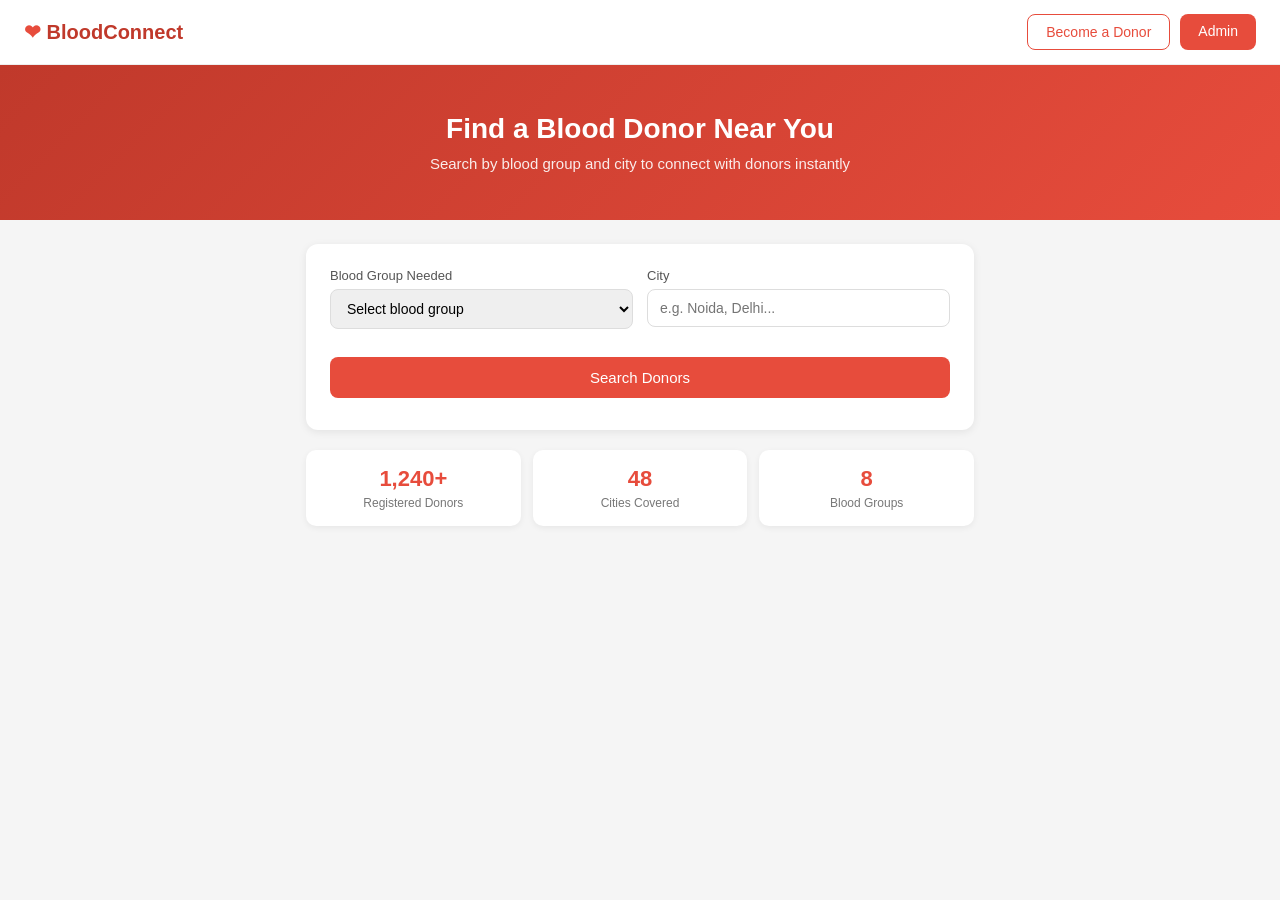
<file: blooddonor/target/classes/static/index.html>
<!DOCTYPE html>
<html lang="en">
<head>
    <meta charset="UTF-8">
    <meta name="viewport" content="width=device-width, initial-scale=1.0">
    <title>BloodConnect - Find a Donor</title>
    <link rel="stylesheet" href="css/style.css">
</head>
<body>

    <!-- NAVBAR -->
   <nav class="navbar">
    <div class="brand">
        <span class="heart">&#10084;</span> BloodConnect
    </div>
    <div style="display:flex; gap:10px;">
        <a href="register.html" class="btn btn-outline">Become a Donor</a>
        <a href="admin.html" class="btn btn-primary">Admin</a>
    </div>
</nav>

    <!-- HERO -->
    <div class="hero">
        <h1>Find a Blood Donor Near You</h1>
        <p>Search by blood group and city to connect with donors instantly</p>
    </div>

    <!-- SEARCH FORM -->
    <div class="container">
        <div class="search-card">
            <div class="form-row">
                <div class="form-group">
                    <label>Blood Group Needed</label>
                    <select id="bloodGroup">
                        <option value="">Select blood group</option>
                        <option value="A+">A+</option>
                        <option value="A-">A-</option>
                        <option value="B+">B+</option>
                        <option value="B-">B-</option>
                        <option value="O+">O+</option>
                        <option value="O-">O-</option>
                        <option value="AB+">AB+</option>
                        <option value="AB-">AB-</option>
                    </select>
                </div>
                <div class="form-group">
                    <label>City</label>
                    <input type="text" id="city" placeholder="e.g. Noida, Delhi...">
                </div>
            </div>
            <button class="btn btn-primary btn-full" onclick="searchDonors()">
                Search Donors
            </button>
            <p id="error-msg" class="error-msg"></p>
        </div>

        <!-- STATS -->
        <div class="stats-row">
            <div class="stat-card">
                <div class="stat-number">1,240+</div>
                <div class="stat-label">Registered Donors</div>
            </div>
            <div class="stat-card">
                <div class="stat-number">48</div>
                <div class="stat-label">Cities Covered</div>
            </div>
            <div class="stat-card">
                <div class="stat-number">8</div>
                <div class="stat-label">Blood Groups</div>
            </div>
        </div>
    </div>

    <script src="js/app.js"></script>
</body>
</html>
</file>
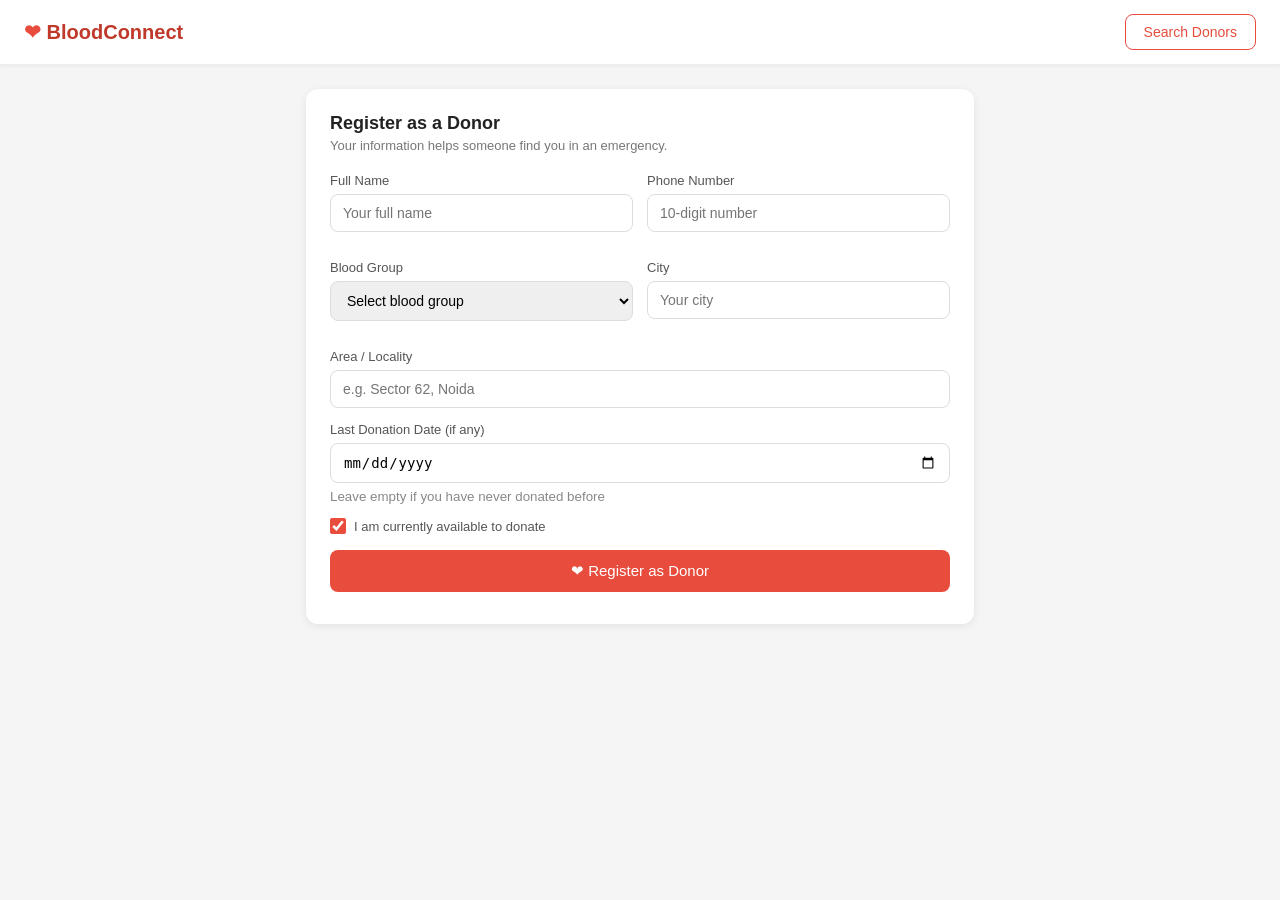
<file: blooddonor/target/classes/static/register.html>
<!DOCTYPE html>
<html lang="en">
<head>
    <meta charset="UTF-8">
    <meta name="viewport" content="width=device-width, initial-scale=1.0">
    <title>BloodConnect - Register as Donor</title>
    <link rel="stylesheet" href="css/style.css">
</head>
<body>

    <!-- NAVBAR -->
    <nav class="navbar">
        <div class="brand">
            <span class="heart">&#10084;</span> BloodConnect
        </div>
        <a href="index.html" class="btn btn-outline">Search Donors</a>
    </nav>

    <div class="container">
        <div class="search-card">
            <h2 class="form-title">Register as a Donor</h2>
            <p class="form-subtitle">Your information helps someone find you in an emergency.</p>

            <div class="form-row">
                <div class="form-group">
                    <label>Full Name</label>
                    <input type="text" id="name" placeholder="Your full name">
                </div>
                <div class="form-group">
                    <label>Phone Number</label>
                    <input type="text" id="phone" placeholder="10-digit number" maxlength="10">
                </div>
            </div>

            <div class="form-row">
                <div class="form-group">
                    <label>Blood Group</label>
                    <select id="bloodGroup">
                        <option value="">Select blood group</option>
                        <option value="A+">A+</option>
                        <option value="A-">A-</option>
                        <option value="B+">B+</option>
                        <option value="B-">B-</option>
                        <option value="O+">O+</option>
                        <option value="O-">O-</option>
                        <option value="AB+">AB+</option>
                        <option value="AB-">AB-</option>
                    </select>
                </div>
                <div class="form-group">
                    <label>City</label>
                    <input type="text" id="city" placeholder="Your city">
                </div>
            </div>

            <div class="form-group">
                <label>Area / Locality</label>
                <input type="text" id="area" placeholder="e.g. Sector 62, Noida">
            </div>

            <div class="form-group">
                <label>Last Donation Date (if any)</label>
                <input type="date" id="lastDonatedDate">
                <small style="color:#888;">Leave empty if you have never donated before</small>
            </div>

            <div class="checkbox-group">
                <input type="checkbox" id="available" checked>
                <label for="available">I am currently available to donate</label>
            </div>

            <button class="btn btn-primary btn-full" onclick="registerDonor()">
                &#10084; Register as Donor
            </button>

            <p id="error-msg" class="error-msg"></p>

            <!-- SUCCESS MESSAGE -->
            <div id="success-box" class="success-box" style="display:none;">
                <div class="success-icon">&#10003;</div>
                <h3>Registered Successfully!</h3>
                <p>You are now visible to people searching for donors in your city.</p>
                <a href="index.html" class="btn btn-primary">Go to Search</a>
            </div>
        </div>
    </div>

    <script src="js/register.js"></script>
</body>
</html>
</file>
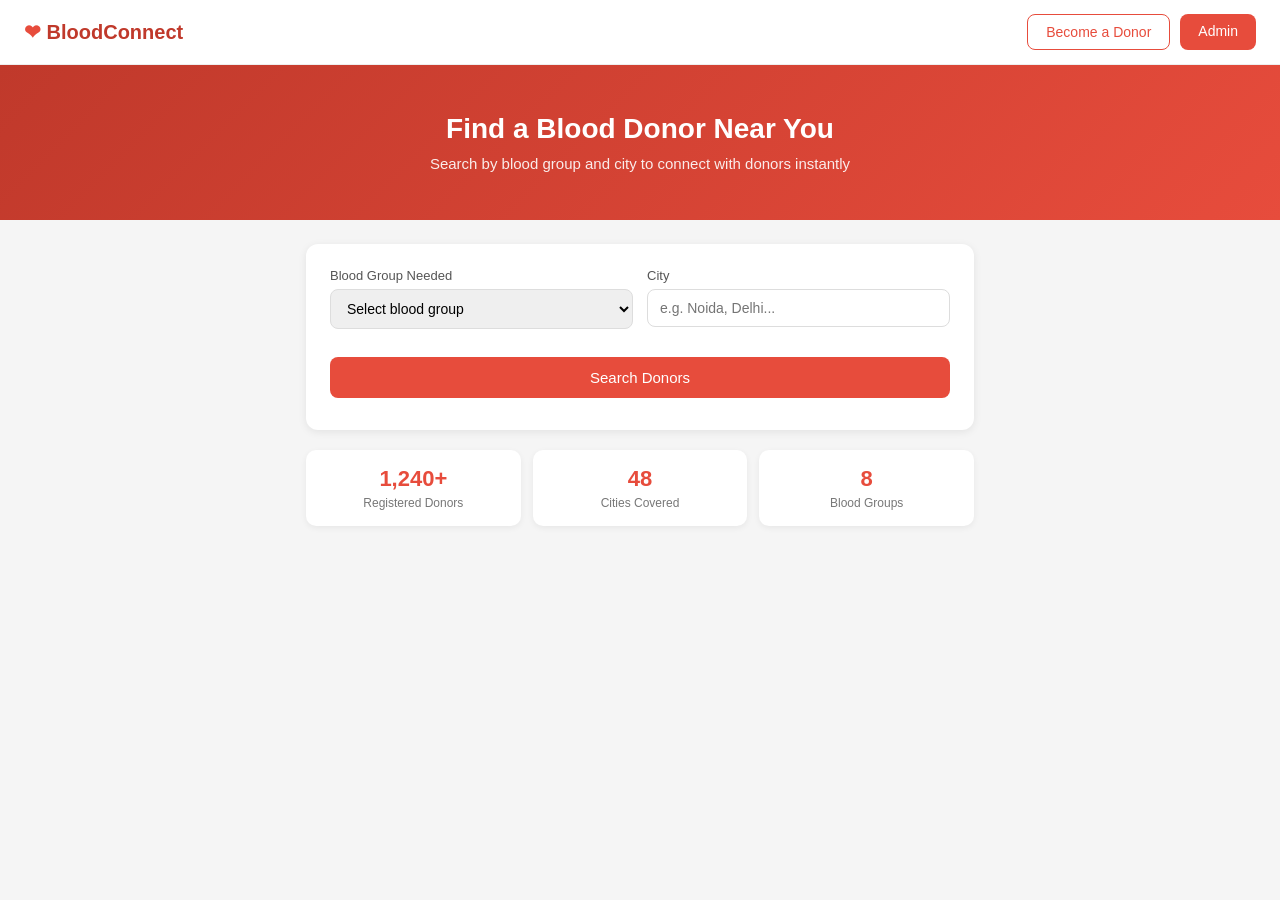
<file: blooddonor/target/classes/static/results.html>
<!DOCTYPE html>
<html lang="en">
<head>
    <meta charset="UTF-8">
    <meta name="viewport" content="width=device-width, initial-scale=1.0">
    <title>BloodConnect - Search Results</title>
    <link rel="stylesheet" href="css/style.css">
</head>
<body>

    <!-- NAVBAR -->
    <nav class="navbar">
        <div class="brand">
            <span class="heart">&#10084;</span> BloodConnect
        </div>
        <a href="index.html" class="btn btn-outline">New Search</a>
    </nav>

    <div class="container">

        <!-- RESULT HEADER -->
        <div class="result-header">
            <p id="result-summary">Searching...</p>
        </div>

        <!-- DONOR CARDS -->
        <div id="donor-list"></div>

        <!-- NO RESULTS -->
        <div id="no-results" class="no-results" style="display:none;">
            <div class="no-results-icon">&#128547;</div>
            <h3>No donors found</h3>
            <p>No available donors found for this blood group in this city.</p>
            <p>You can <a href="register.html">register as a donor</a> to help others!</p>
        </div>

        <!-- SAFETY NOTE -->
        <div class="safety-note" id="safety-note" style="display:none;">
            &#9432; Always verify donor eligibility before donation. Consult a doctor if needed.
        </div>

    </div>

    <script src="js/results.js"></script>
</body>
</html>
</file>
<file: blooddonor/target/classes/static/css/style.css>
/* ===== RESET & BASE ===== */
* {
    margin: 0;
    padding: 0;
    box-sizing: border-box;
}

body {
    font-family: 'Segoe UI', Tahoma, Geneva, Verdana, sans-serif;
    background: #f5f5f5;
    color: #333;
}

/* ===== NAVBAR ===== */
.navbar {
    background: #fff;
    padding: 14px 24px;
    display: flex;
    justify-content: space-between;
    align-items: center;
    border-bottom: 1px solid #eee;
    box-shadow: 0 1px 4px rgba(0,0,0,0.06);
}

.brand {
    font-size: 20px;
    font-weight: 600;
    color: #c0392b;
}

.heart {
    color: #e74c3c;
}

/* ===== HERO ===== */
.hero {
    background: linear-gradient(135deg, #c0392b, #e74c3c);
    color: white;
    text-align: center;
    padding: 48px 24px;
}

.hero h1 {
    font-size: 28px;
    margin-bottom: 10px;
}

.hero p {
    font-size: 15px;
    opacity: 0.9;
}

/* ===== CONTAINER ===== */
.container {
    max-width: 700px;
    margin: 0 auto;
    padding: 24px 16px;
}

/* ===== CARDS ===== */
.search-card {
    background: #fff;
    border-radius: 12px;
    padding: 24px;
    box-shadow: 0 2px 8px rgba(0,0,0,0.08);
    margin-bottom: 20px;
}

/* ===== FORM ===== */
.form-row {
    display: grid;
    grid-template-columns: 1fr 1fr;
    gap: 14px;
    margin-bottom: 14px;
}

.form-group {
    display: flex;
    flex-direction: column;
    gap: 6px;
    margin-bottom: 14px;
}

.form-group label {
    font-size: 13px;
    color: #555;
    font-weight: 500;
}

.form-group input,
.form-group select {
    padding: 10px 12px;
    border: 1px solid #ddd;
    border-radius: 8px;
    font-size: 14px;
    outline: none;
    transition: border 0.2s;
    width: 100%;
}

.form-group input:focus,
.form-group select:focus {
    border-color: #e74c3c;
}

.form-title {
    font-size: 18px;
    font-weight: 600;
    color: #222;
    margin-bottom: 4px;
}

.form-subtitle {
    font-size: 13px;
    color: #777;
    margin-bottom: 20px;
}

/* ===== CHECKBOX ===== */
.checkbox-group {
    display: flex;
    align-items: center;
    gap: 8px;
    margin-bottom: 16px;
}

.checkbox-group input {
    width: 16px;
    height: 16px;
    accent-color: #e74c3c;
}

.checkbox-group label {
    font-size: 13px;
    color: #555;
    cursor: pointer;
}

/* ===== BUTTONS ===== */
.btn {
    padding: 9px 18px;
    border-radius: 8px;
    font-size: 14px;
    font-weight: 500;
    cursor: pointer;
    text-decoration: none;
    display: inline-block;
    border: none;
    transition: opacity 0.2s;
}

.btn:hover {
    opacity: 0.85;
}

.btn-primary {
    background: #e74c3c;
    color: white;
}

.btn-outline {
    background: transparent;
    border: 1px solid #e74c3c;
    color: #e74c3c;
}

.btn-full {
    width: 100%;
    padding: 12px;
    font-size: 15px;
    text-align: center;
}

.btn-call {
    background: #e8f8f2;
    color: #27ae60;
    border: 1px solid #a9dfbf;
    padding: 7px 14px;
    border-radius: 8px;
    font-size: 13px;
    font-weight: 500;
    cursor: pointer;
    white-space: nowrap;
}

/* ===== STATS ===== */
.stats-row {
    display: grid;
    grid-template-columns: repeat(3, 1fr);
    gap: 12px;
}

.stat-card {
    background: #fff;
    border-radius: 10px;
    padding: 16px;
    text-align: center;
    box-shadow: 0 2px 6px rgba(0,0,0,0.06);
}

.stat-number {
    font-size: 22px;
    font-weight: 700;
    color: #e74c3c;
}

.stat-label {
    font-size: 12px;
    color: #777;
    margin-top: 4px;
}

/* ===== RESULT HEADER ===== */
.result-header {
    margin-bottom: 16px;
    padding-bottom: 12px;
    border-bottom: 1px solid #eee;
}

.result-header p {
    font-size: 14px;
    color: #555;
}

.result-header strong {
    color: #222;
}

/* ===== DONOR CARD ===== */
.donor-card {
    background: #fff;
    border-radius: 10px;
    padding: 14px 16px;
    display: flex;
    align-items: center;
    gap: 14px;
    margin-bottom: 10px;
    box-shadow: 0 1px 4px rgba(0,0,0,0.06);
}

.blood-badge {
    width: 44px;
    height: 44px;
    border-radius: 50%;
    background: #fdecea;
    color: #c0392b;
    font-size: 13px;
    font-weight: 700;
    display: flex;
    align-items: center;
    justify-content: center;
    flex-shrink: 0;
}

.donor-info {
    flex: 1;
}

.donor-name {
    font-size: 15px;
    font-weight: 600;
    color: #222;
    margin-bottom: 3px;
}

.donor-meta {
    font-size: 12px;
    color: #777;
}

.avail-dot {
    display: inline-block;
    width: 8px;
    height: 8px;
    border-radius: 50%;
    background: #27ae60;
    margin-right: 4px;
}

/* ===== NO RESULTS ===== */
.no-results {
    text-align: center;
    padding: 40px 20px;
    background: #fff;
    border-radius: 12px;
}

.no-results-icon {
    font-size: 40px;
    margin-bottom: 12px;
}

.no-results h3 {
    font-size: 17px;
    color: #333;
    margin-bottom: 8px;
}

.no-results p {
    font-size: 13px;
    color: #777;
    margin-bottom: 6px;
}

.no-results a {
    color: #e74c3c;
}

/* ===== SAFETY NOTE ===== */
.safety-note {
    background: #fdecea;
    color: #922b21;
    font-size: 12px;
    padding: 12px 16px;
    border-radius: 8px;
    margin-top: 16px;
}

/* ===== SUCCESS BOX ===== */
.success-box {
    background: #eafaf1;
    border: 1px solid #a9dfbf;
    border-radius: 10px;
    padding: 24px;
    text-align: center;
    margin-top: 16px;
}

.success-icon {
    font-size: 32px;
    color: #27ae60;
    margin-bottom: 10px;
}

.success-box h3 {
    font-size: 17px;
    color: #1e8449;
    margin-bottom: 6px;
}

.success-box p {
    font-size: 13px;
    color: #555;
    margin-bottom: 14px;
}

/* ===== ERROR MESSAGE ===== */
.error-msg {
    color: #e74c3c;
    font-size: 13px;
    margin-top: 8px;
    text-align: center;
}

/* ===== RESPONSIVE ===== */
@media (max-width: 500px) {
    .form-row {
        grid-template-columns: 1fr;
    }
    .stats-row {
        grid-template-columns: repeat(3, 1fr);
    }
    .hero h1 {
        font-size: 22px;
    }
}
</file>
